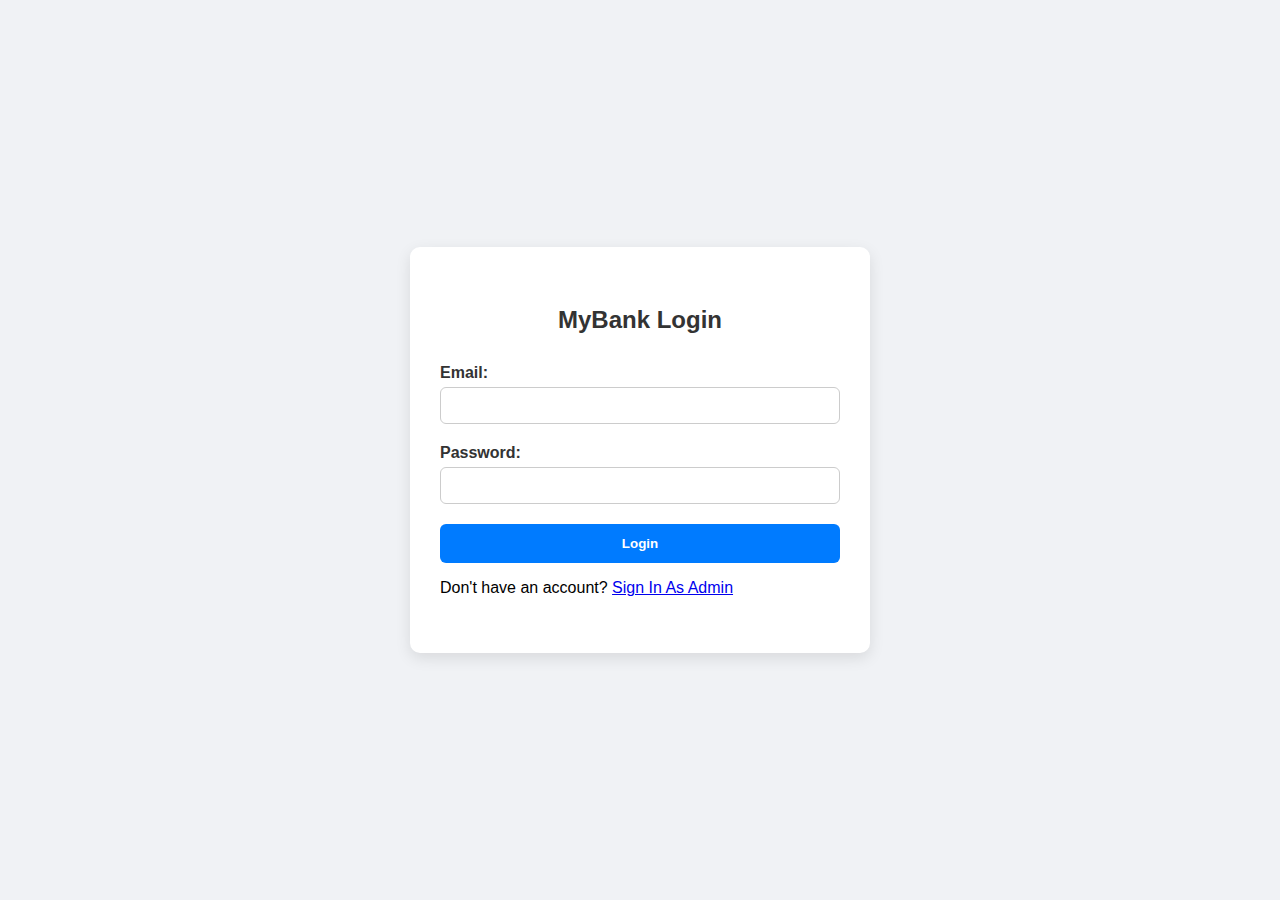
<file: index.html>
<!DOCTYPE html>
<html lang="en">
<head>
    <meta charset="UTF-8">
    <title>Bank Login</title>
    <link rel="stylesheet" href="css/customer-login.css"> <!-- Link your CSS file -->
</head>
<body>
    <div class="login-container">
        <h2>MyBank Login</h2>
        <form id="loginForm">
            <label for="email">Email:</label>
            <input type="email" id="email" required><br>

            <label for="password">Password:</label>
            <input type="password" id="password" required><br>

            <button type="submit">Login</button>
        </form>

        <p id="message"></p>

        <p>Don't have an account? <a href="Admin/AdminLogin.html">Sign In As Admin</a></p>
    </div>

    <script src="script/customer-login.js"></script>
</body>
</html>
</file>
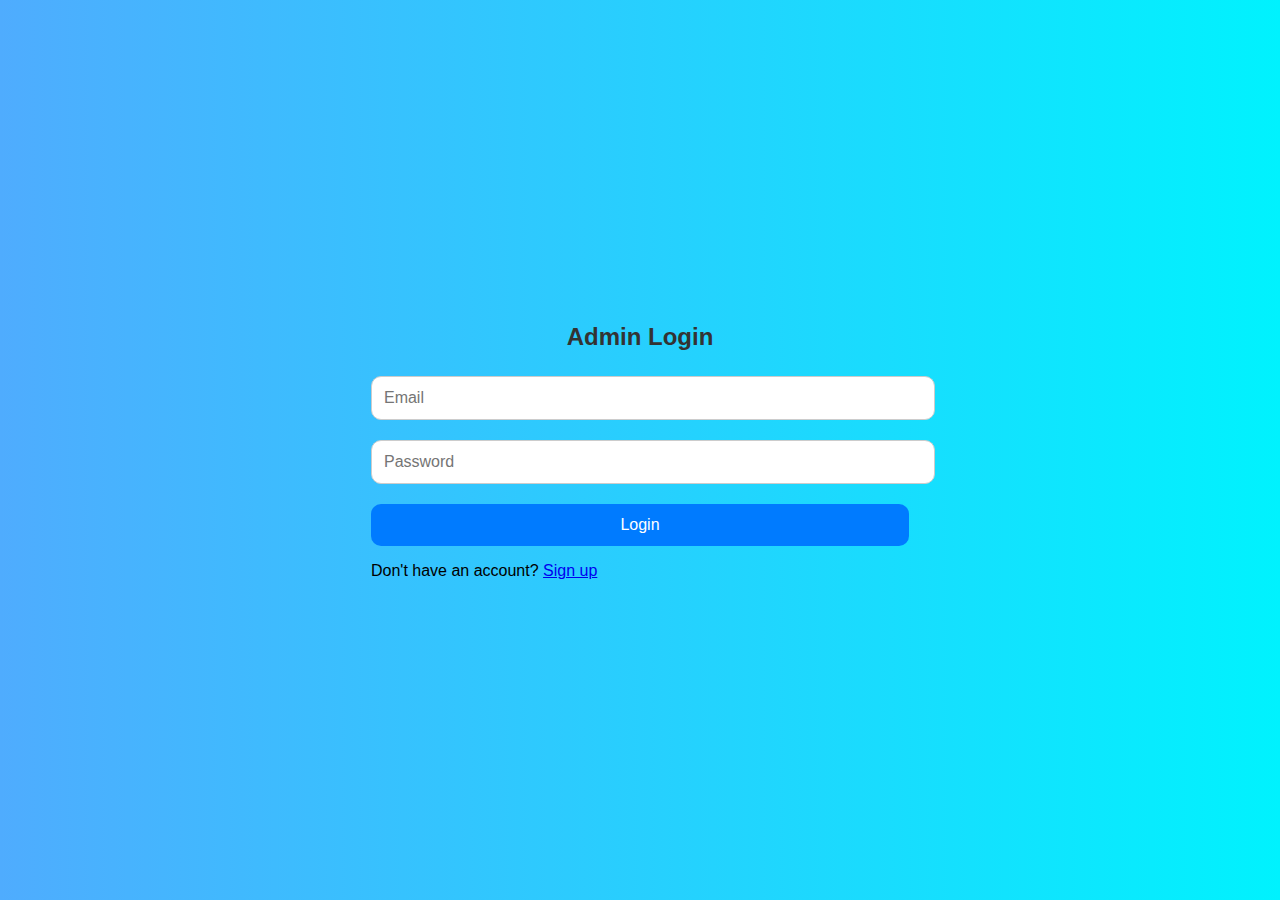
<file: AdminLogin.html>
<!DOCTYPE html>
<html lang="en">
<head>
  <meta charset="UTF-8"/>
  <meta name="viewport" content="width=device-width, initial-scale=1.0"/>
  <title>Admin Login</title>
  <link rel="stylesheet" href="css/admin-signin.css"/>
</head>
<body>
  <div class="form-container">
    <h2>Admin Login</h2>
    <form id="adminLoginForm">
      <input type="email" id="loginEmail" placeholder="Email" required />
      <input type="password" id="loginPassword" placeholder="Password" required />
      <button type="submit">Login</button>
    </form>
    <p id="successMessage" class="success-message" style="display: none;"></p>
    <p>Don't have an account? <a href="./AdminSignup.html">Sign up</a></p>
  </div>

  <script src="script/admin-login.js"></script>
</body>
</html>
</file>
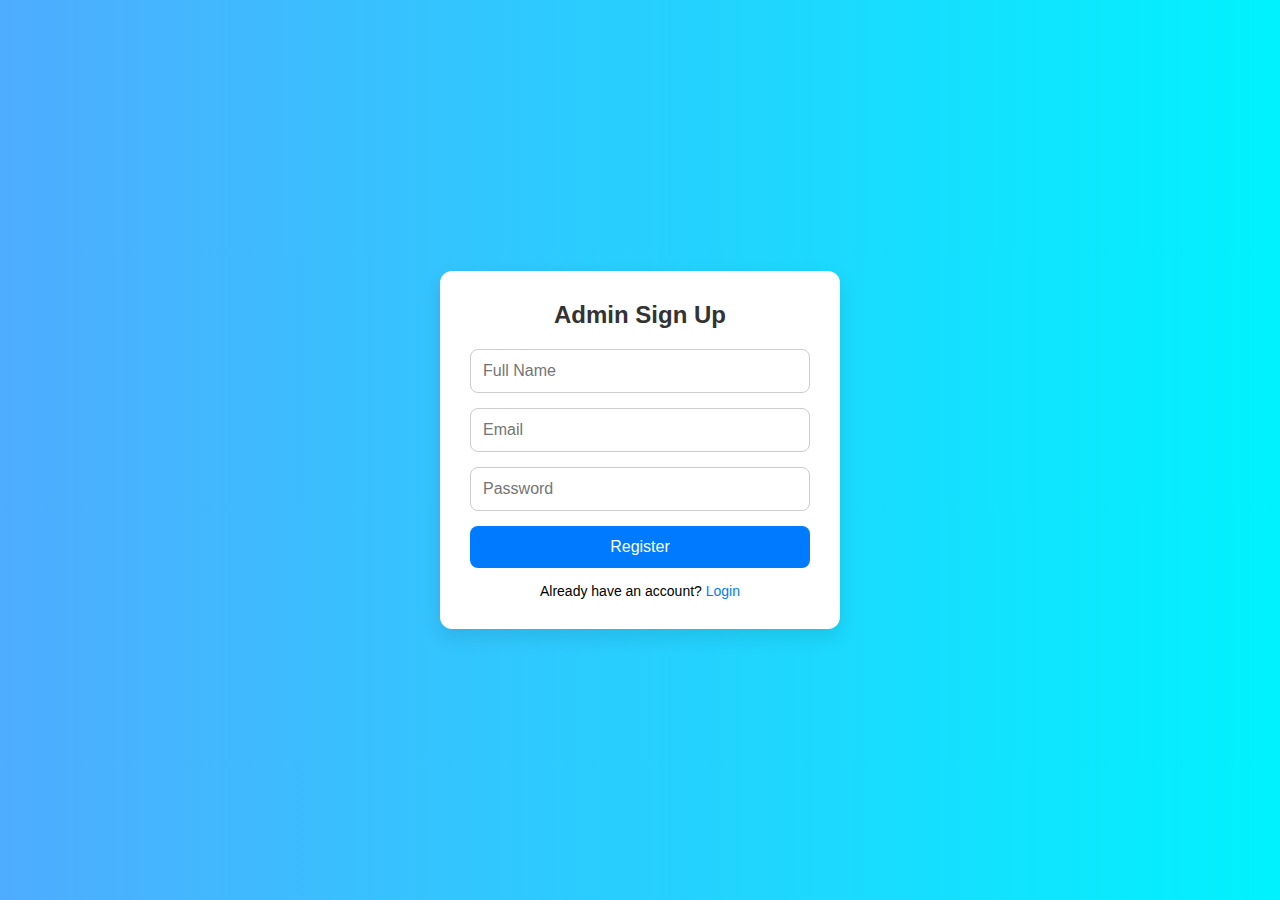
<file: AdminSignup.html>
<!DOCTYPE html>
<html lang="en">
<head>
  <meta charset="UTF-8">
  <title>Admin Sign Up</title>
  <link rel="stylesheet" href="css/admin-signup.css">
</head>
<body>
  <div class="form-container">
    <h2>Admin Sign Up</h2>
    <form id="adminSignupForm">
      <input type="text" id="fullName" placeholder="Full Name" required />
      <input type="email" id="email" placeholder="Email" required />
      <input type="password" id="password" placeholder="Password" required />
      <button type="submit">Register</button>
    </form>

    <p id="successMessage" class="success-message" style="display: none;">
      ✅ Admin registered successfully!
    </p>
    <p>Already have an account? <a href="./AdminLogin.html">Login</a></p>
  </div>
  
  <script src="script/admin-signup.js"></script>
</body>
</html>
</file>
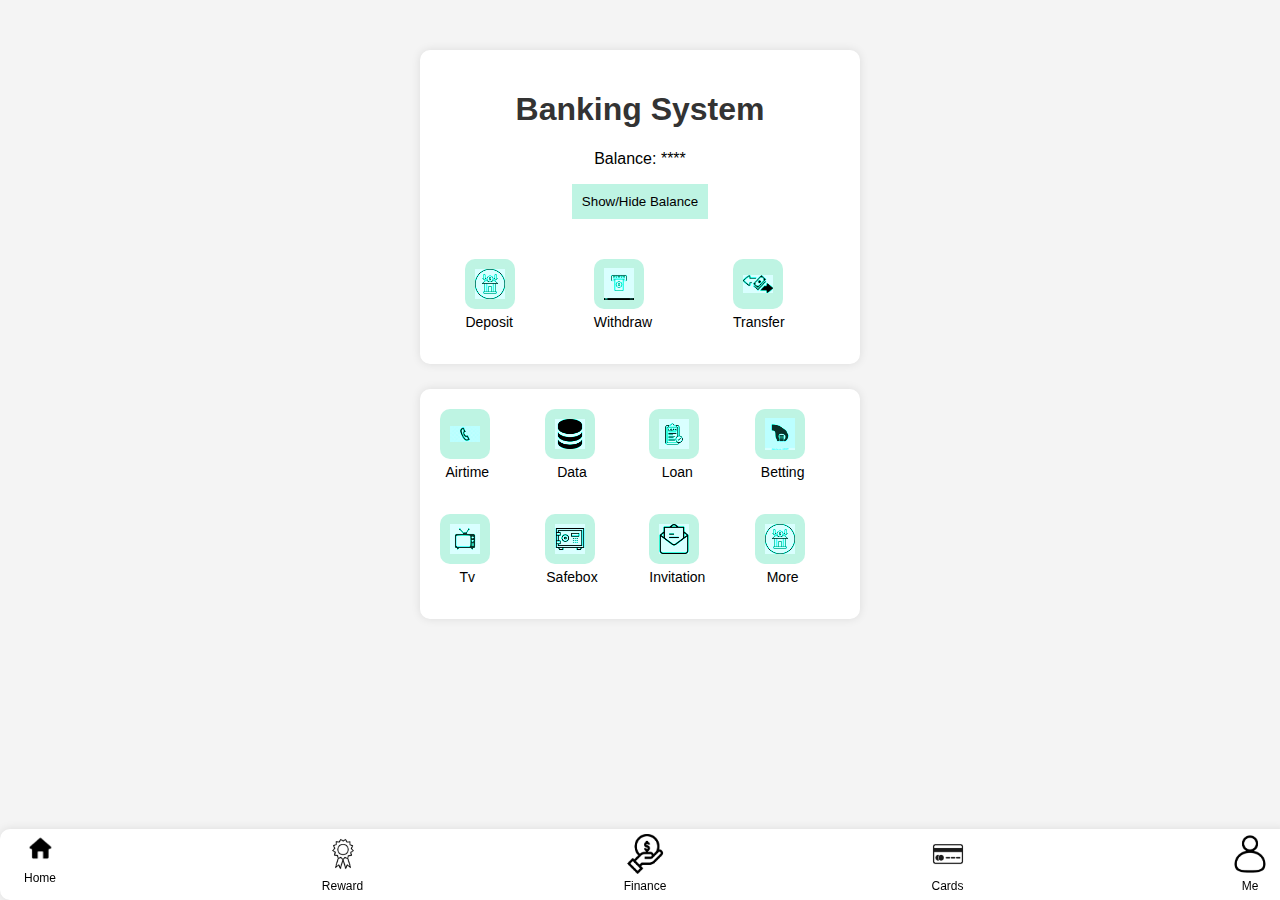
<file: BankApplication.html>
<!DOCTYPE html>
<html lang="en">
<head>
    <meta charset="UTF-8">
    <meta name="viewport" content="width=device-width, initial-scale=1.0">
    <title>Banking App</title>
    <link rel="stylesheet" href="css/BankApplication.css">
</head>
<body>

    <div class="container">
        <h1>Banking System</h1>
        <div class="balance-section">
            <p>Balance: <span id="balance">****</span></p>
            <button class="toggle-button" onclick="toggleBalance()">Show/Hide Balance</button>
        </div>
    
        <div class="actions">
            <div class="action-item" onclick="deposit()">
                <div class="icon-container">
                    <img src="imges/deposit.png" alt="Deposit" class="action-icon">
                </div>
                <p>Deposit</p>
            </div>
            <div class="action-item" onclick="withdraw()">
                <div class="icon-container">
                    <img src="imges/witdraw.png" alt="Withdraw" class="action-icon">
                </div>
                <p>Withdraw</p>
            </div>
            <div class="action-item" onclick="transfer()">
                <div class="icon-container">
                    <img src="imges/transfer.png" alt="Transfer" class="action-icon">
                </div>
                <p>Transfer</p>
            </div>
        </div>
    </div>
    
    <!-- image for the next div  -->
    <div class="other-actions">
        <div class="action-item">
            <div class="icon-container">
                <img src="imges/airtime.png" alt="Deposit" class="action-icon">
            </div>
            <p>Airtime</p>
        </div>
        <div class="action-item">
            <div class="icon-container">
                <img src="imges/Data.png" alt="Withdraw" class="action-icon">
            </div>
            <p>Data</p>
        </div>
        <div class="action-item">
            <div class="icon-container">
                <img src="imges/loan.png" alt="Transfer" class="action-icon">
            </div>
            <p>Loan</p>
        </div>
        <div class="action-item">
            <div class="icon-container">
                <img src="imges/betting.jpg" alt="Deposit" class="action-icon">
            </div>
            <p>Betting</p>
        </div>
        <div class="action-item">
            <div class="icon-container">
                <img src="imges/tv.png" alt="Withdraw" class="action-icon">
            </div>
            <p>Tv</p>
        </div>
        <div class="action-item">
            <div class="icon-container">
                <img src="imges/safebox.png" alt="Transfer" class="action-icon">
            </div>
            <p>Safebox</p>
        </div>
        <div class="action-item">
            <div class="icon-container">
                <img src="imges/invitation.png" alt="Deposit" class="action-icon">
            </div>
            <p>Invitation</p>
        </div>
        <div class="action-item">
            <div class="icon-container">
                <img src="imges/deposit.png" alt="Withdraw" class="action-icon">
            </div>
            <p>More</p>
        </div>
    </div>
    
    

    <!-- Image Section in the bottom-->
    <div class="image-container">
        <div class="icon">
            <img src="imges/download.png" alt="Cards" class="icon-image">
            <p>Home</p>
        </div>
        <div class="icon">
            <img src="imges/reward.png" alt="Cards" class="icon-image">
            <p>Reward</p>
        </div>
        <div class="icon">
             <img src="imges/finance.png" alt="Cards" class="icon-image">
            <p>Finance</p>
        </div>
        <div class="icon">
            <img src="imges/card.png" alt="Cards" class="icon-image">
            <p>Cards</p>
        </div>
        <div class="icon">
           <a href="TransactionandMore.html"> <img src="imges/me.png" alt="Cards" class="icon-image"></a>
            <p>Me</p>
        </div>
    </div>

    <script src="script/BankApplication.js"></script>
</body>
</html>
</file>
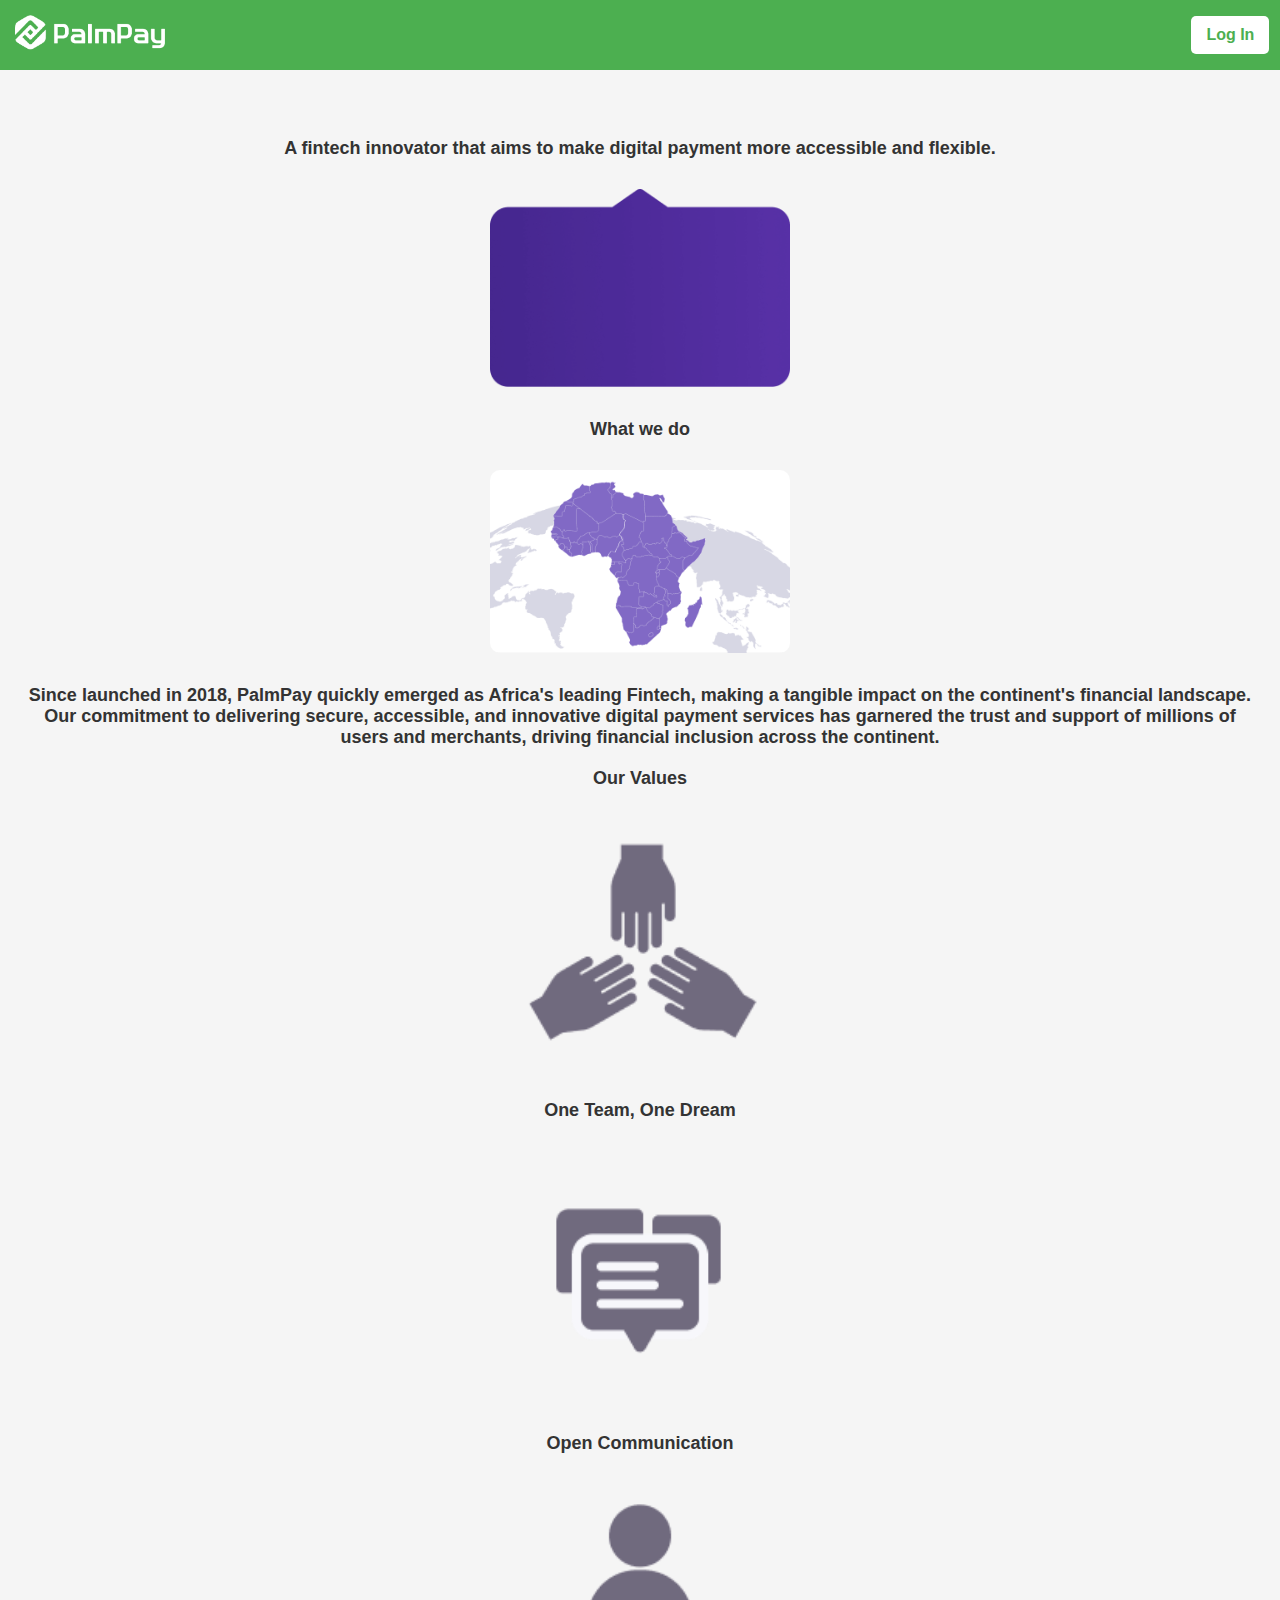
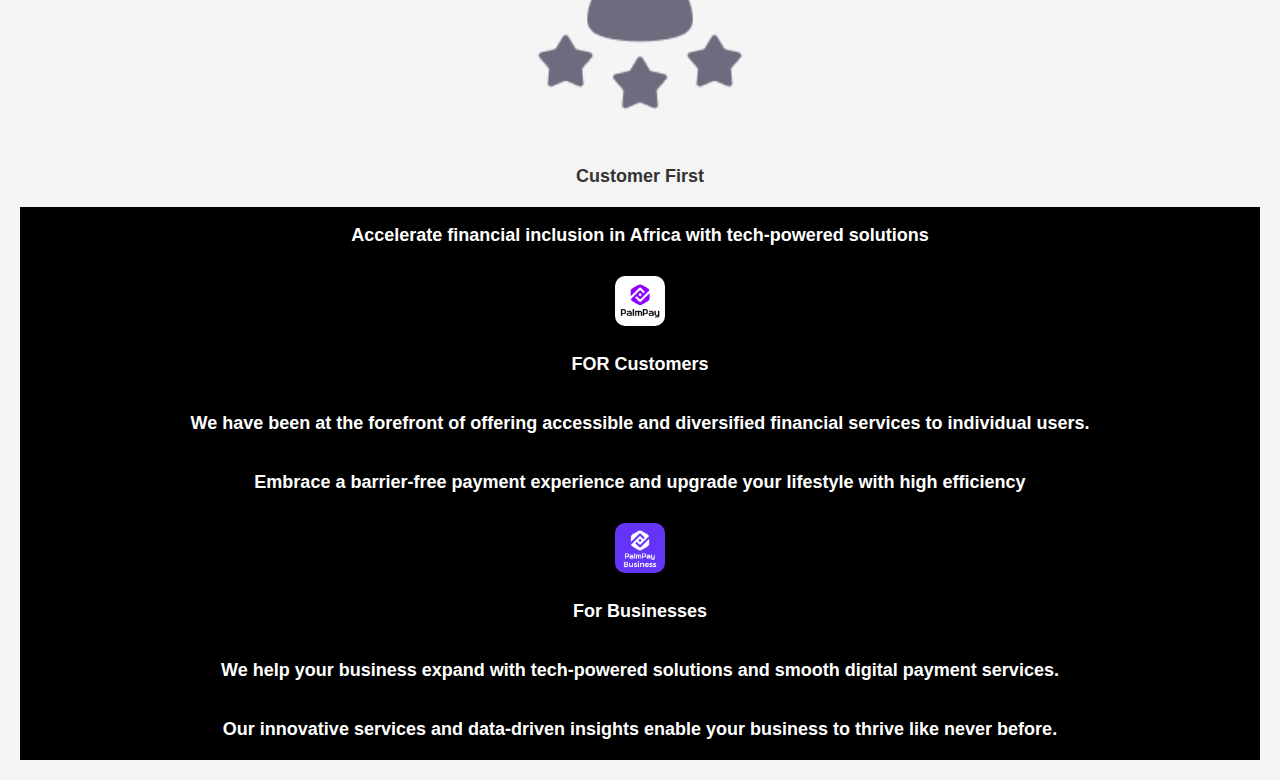
<file: BankDetails.html>
<!DOCTYPE html>
<HTMl>

<head>
    <link rel="stylesheet" href="css/BankDetails.css">
    <title>
       MY Bank
    </title>
    <link rel="icon" type="image/palmpay" href="imges/images.jpg">
</head>

<body>
    <header>
        <img class="palmpay" src="imges/logoLight.c6470eab.png">
        <a href="Signup.html"><button>
            Log In
        </button></a>
    </header>

    <nav>
        <p>
            A fintech innovator that aims to make digital payment more accessible and flexible.
        </p>

        <img class="ReportBgPhone" src="imges/ReportBgPhone.ac2ded70.png" alt="">
        <p>
            What we do
        </p>

        <img class="MapPhone" src="imges/MapPhone.4f18e044.png" alt="">

        <p>
            Since launched in 2018, PalmPay quickly emerged as Africa's leading Fintech, making a tangible impact on the
            continent's financial landscape.
            Our commitment to delivering secure, accessible, and innovative digital payment services has garnered the
            trust and support of millions of users and merchants, driving financial inclusion across the continent.
        </p>
        <p>
            Our Values
        </p>
        <img src="imges/Team.4a583049.png" alt="">
        <p>One Team, One Dream</p>
        <img src="imges/OpenCommunication.e2e02207.png" alt="">
        <p>
            Open Communication
        </p>
        <img src="imges/CustomerFirst.9ab73d65.png" alt="">
        <p>Customer First</p>

        <div>
            <p>
                Accelerate financial inclusion in Africa with tech-powered solutions
            </p>

            <div>
                <img src="imges/PalmPay.66f1d486.png" alt="">

                <p>
                    FOR Customers
                </p>

                <p>
                    We have been at the forefront of offering accessible and diversified financial services to
                    individual users.
                </p>
                <p>
                    Embrace a barrier-free payment experience and upgrade your lifestyle with high efficiency
                </p>
            </div>

            <div>
                <img src="imges/Business.8b3d8bc7.png" alt="">

                <p>
                    For Businesses
                </p>
                <p>
                    We help your business expand with tech-powered solutions and smooth digital payment services.
                </p>
                <p>
                    Our innovative services and data-driven insights enable your business to thrive like never before.
                </p>
            </div>
        </div>
    </nav>



</body>

</HTMl>
</file>
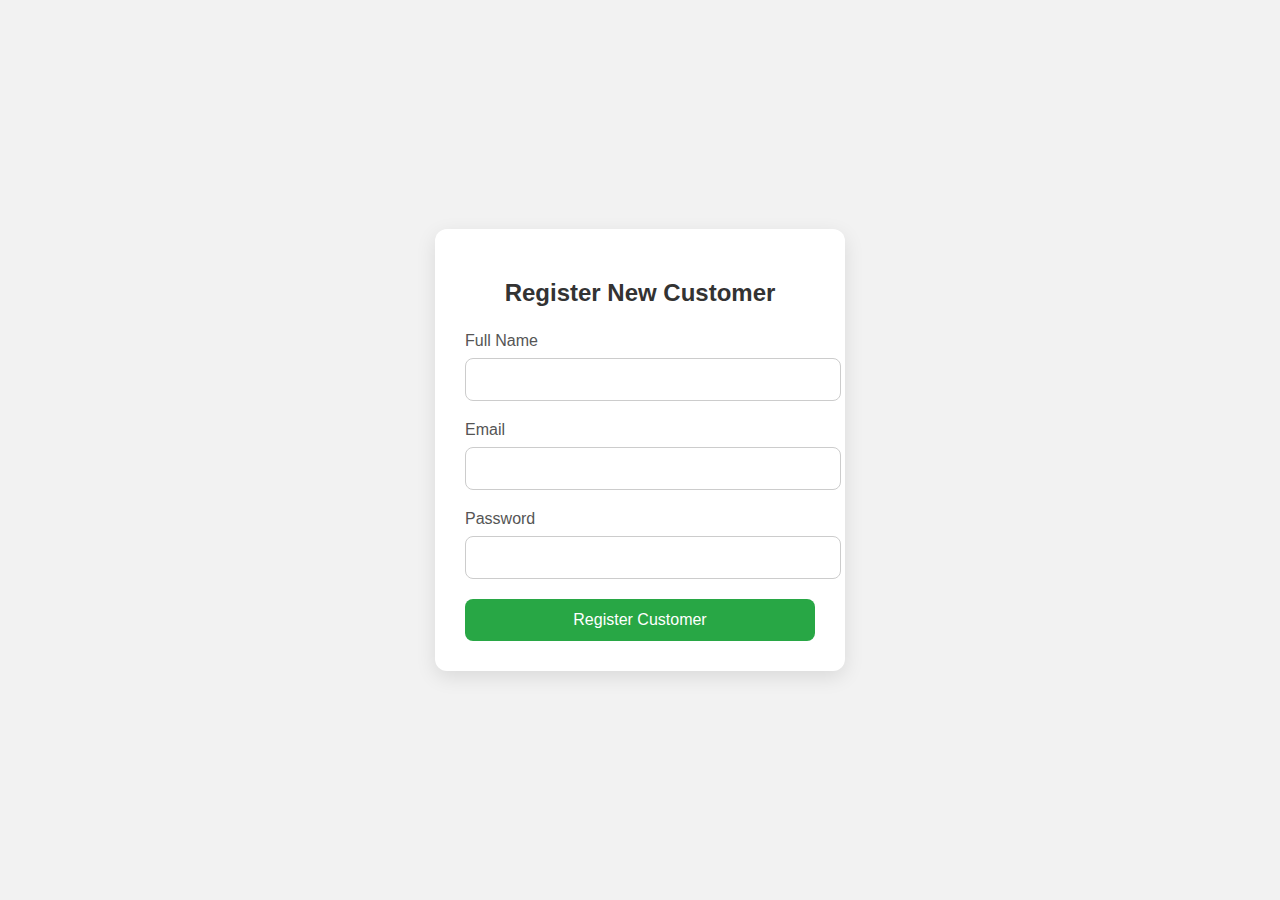
<file: RegisterCustomer.html>
<!DOCTYPE html>
<html lang="en">
<head>
  <meta charset="UTF-8" />
  <meta name="viewport" content="width=device-width, initial-scale=1.0"/>
  <title>Register Customer</title>
  <link rel="stylesheet" href="css/register-customer.css" />
</head>
<body>
  <div class="container">
    <h2>Register New Customer</h2>
    <form id="registerForm">
      <label for="fullName">Full Name</label>
      <input type="text" id="fullName" required />

      <label for="email">Email</label>
      <input type="email" id="email" required />

      <label for="password">Password</label>
      <input type="password" id="password" required />

      <button type="submit">Register Customer</button>
    </form>
  </div>

  <script src="script/register-customer.js"></script>
</body>
</html>
</file>
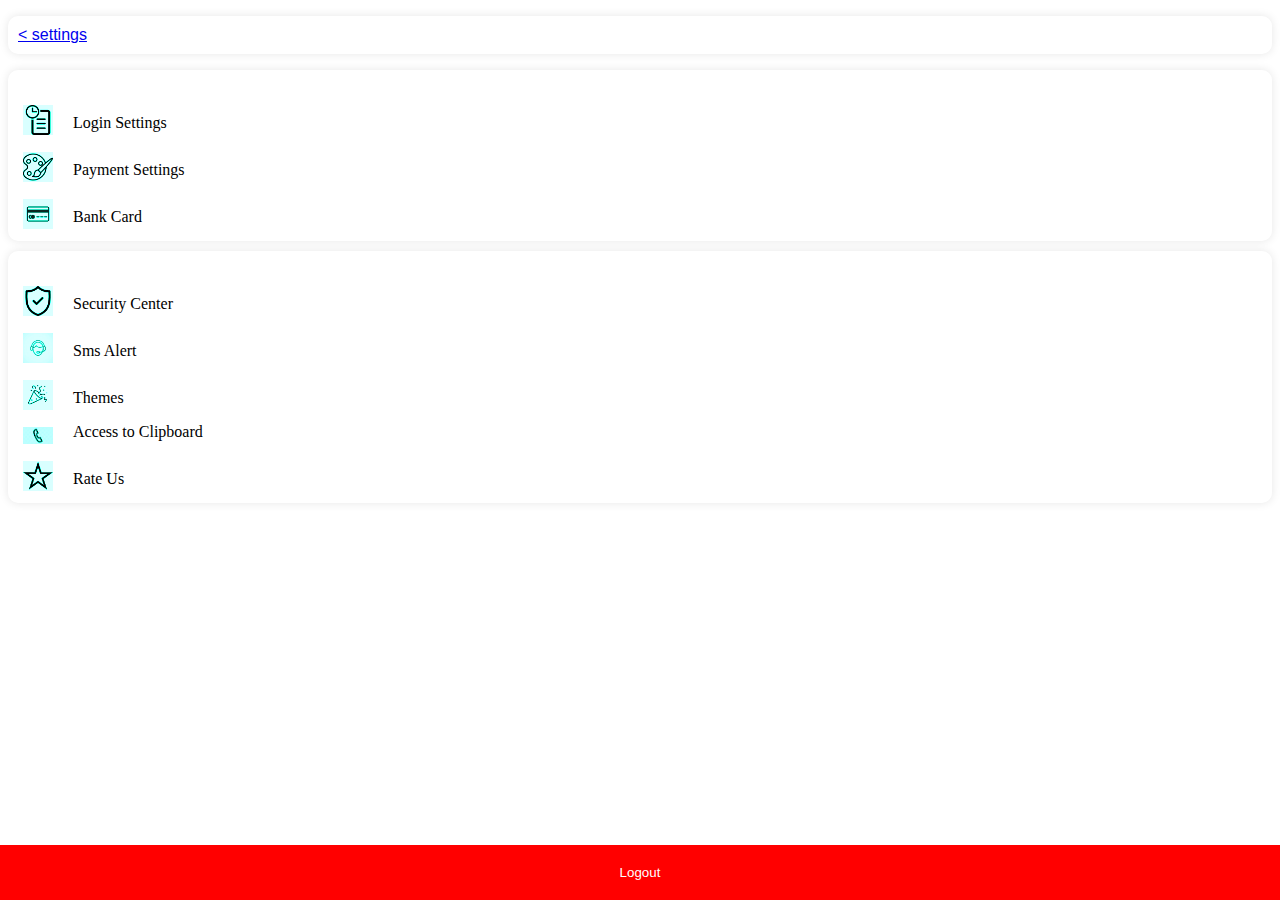
<file: Settings.html>
<!DOCTYPE html>
<html>

<head>
    <link rel="stylesheet" href="css/Settings.css">
</head>

<body>
    <a href="TransactionandMore.html">
        <p class="settings-p">
            < settings 
        </p>
    </a>

    <div class="containers">
        <img class="img" src="imges/history.png" alt="Sample Image">
        <div class="text">
            Login Settings
        </div>

        <img class="img" src="imges/account.png" alt="Sample Image">
        <div class="text">
            Payment Settings
        </div>

        <img class="img" src="imges/card.png" alt="Sample Image">
        <div class="text">
            Bank Card
        </div>
    </div>


    <!-- Next line -->
    <div class="containers">
        <img class="img" src="imges/security.png" alt="Sample Image">
        <div class="text">
            Security Center
        </div>

        <img class="img" src="imges/custumerservice.jpg" alt="Sample Image">
        <div class="text">
            Sms Alert
        </div>

        <img class="img" src="imges/invite.png" alt="Sample Image">
        <div class="text">
            Themes
        </div>

        <img class="img" src="imges/airtime.png" alt="Sample Image">
        <div class="text">
            Access to Clipboard
        </div>

        <img class="img" src="imges/rate.png" alt="Sample Image">
        <div class="text">
            Rate Us
        </div>

        <div>
            <button class="log" id="logoutButton">Logout</button>

            <!-- Confirmation Modal -->
            <div id="logoutModal" class="modal">
                <div class="modal-content">
                    <p>Are you sure you want to log out?</p>
                    <button id="confirmLogout">Yes</button>
                    <button id="cancelLogout">No</button>
                </div>
            </div>

        </div>

        <script src="script/Settings.js"></script>
</body>

</html>
</file>
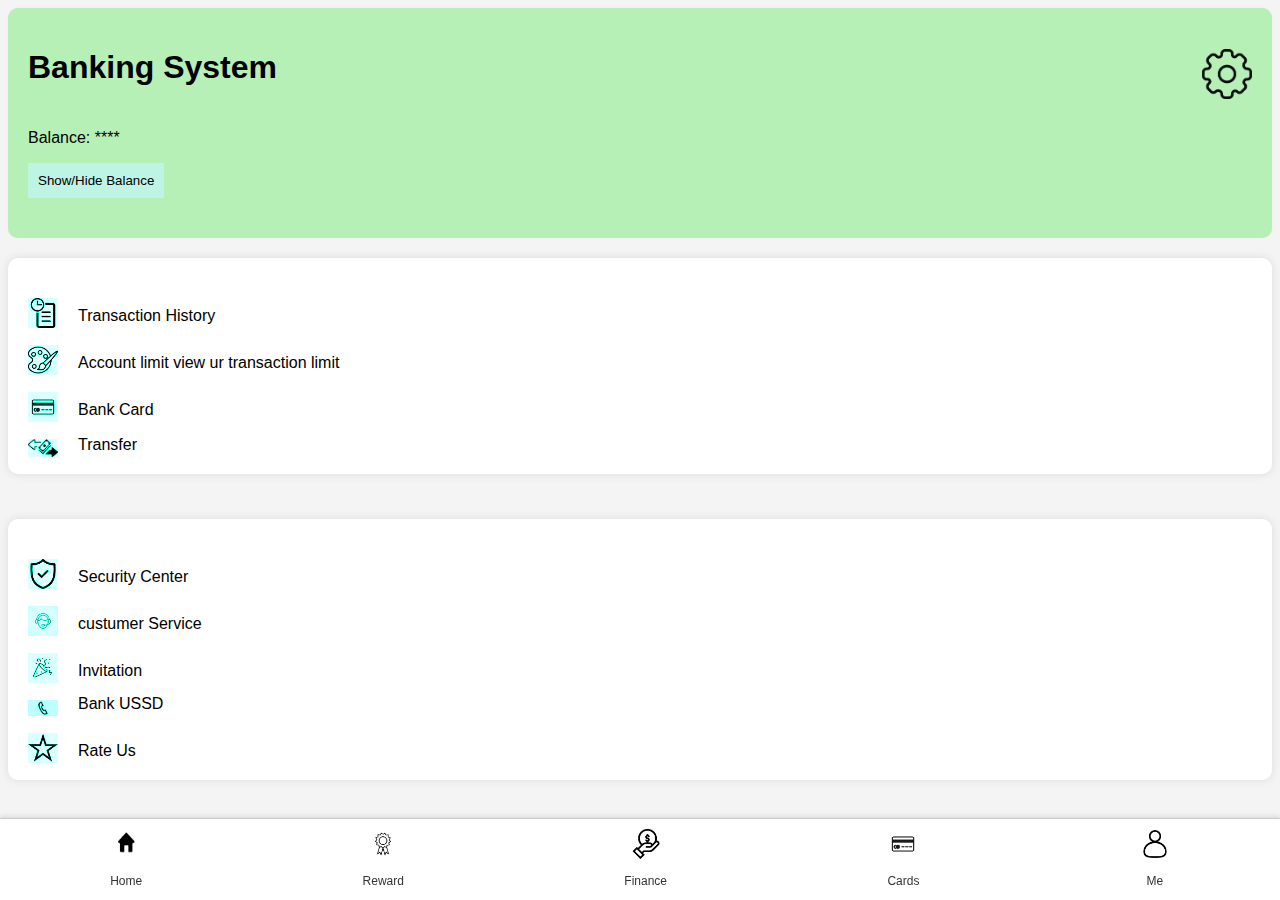
<file: TransactionandMore.html>
<!DOCTYPE html>
<html>

<head>
    <meta charset="UTF-8">
    <meta name="viewport" content="width=device-width, initial-scale=1.0">
    <title>Image and Text Side by Side</title>
    <link rel="stylesheet" href="css/TransactionandMore.css">
</head>

<body>

    <header>
        <div class="container">
            <h1>Banking System <a href="Settings.html"><img class="settings" src="imges/settings-removebg-preview.png" alt=""></a>
            </h1>
            <div class="balance-section">
                <p>Balance: <span id="balance">****</span></p>
                <button class="toggle-button" onclick="toggleBalance()">Show/Hide Balance</button>
            </div>
    </header>

    <div class="containers">
        <img class="img" src="imges/history.png" alt="Sample Image">
        <div class="text">
            Transaction History
        </div>

        <img class="img" src="imges/account.png" alt="Sample Image">
        <div class="text">
            Account limit
            view ur transaction limit
        </div>

        <img class="img" src="imges/card.png" alt="Sample Image">
        <div class="text">
            Bank Card
        </div>

        <img class="img" src="imges/transfer.png" alt="Sample Image">

        <div class="text">
            Transfer
        </div>
    </div>


    <!-- Next line -->
    <div class="containers">
        <img class="img" src="imges/security.png" alt="Sample Image">
        <div class="text">
            Security Center
        </div>

        <img class="img" src="imges/custumerservice.jpg" alt="Sample Image">
        <div class="text">
            custumer Service
        </div>

        <img class="img" src="imges/invite.png" alt="Sample Image">
        <div class="text">
            Invitation
        </div>

        <img class="img" src="imges/airtime.png" alt="Sample Image">
        <div class="text">
            Bank USSD
        </div>

        <img class="img" src="imges/rate.png" alt="Sample Image">
        <div class="text">
            Rate Us
        </div>
    </div>

    <!-- Image Section in the bottom-->
    <div class="bottom-nav">
        <div class="icon">
            <a href="BankApplication.html"><img src="imges/download.png" alt="Home" class="icon-image"></a>
            <p>Home</p>
        </div>
        <div class="icon">
            <a href="reward.html"><img src="imges/reward.png" alt="Reward" class="icon-image"></a>
            <p>Reward</p>
        </div>
        <div class="icon">
            <a href="finance.html"><img src="imges/finance.png" alt="Finance" class="icon-image"></a>
            <p>Finance</p>
        </div>
        <div class="icon">
            <a href="cards.html"><img src="imges/card.png" alt="Cards" class="icon-image"></a>
            <p>Cards</p>
        </div>
        <div class="icon">
            <a href="TransactionandMore.html"><img src="imges/me.png" alt="Me" class="icon-image"></a>
            <p>Me</p>
        </div>
    </div>

    <script src="script/BankApplication.js"></script>
</body>

</html>
</file>
<file: css/customer-login.css>
body {
    margin: 0;
    padding: 0;
    font-family: Arial, sans-serif;
    background: #f0f2f5;
    display: flex;
    justify-content: center;
    align-items: center;
    height: 100vh;
}

.login-container {
    background-color: #fff;
    padding: 40px 30px;
    border-radius: 10px;
    box-shadow: 0 5px 15px rgba(0,0,0,0.1);
    width: 100%;
    max-width: 400px;
}

h2 {
    text-align: center;
    margin-bottom: 30px;
    color: #333;
}

form label {
    display: block;
    margin-bottom: 5px;
    color: #333;
    font-weight: bold;
}

form input {
    width: 100%;
    padding: 10px;
    margin-bottom: 20px;
    border: 1px solid #ccc;
    border-radius: 6px;
    box-sizing: border-box;
    transition: border-color 0.3s ease;
}

form input:focus {
    border-color: #007bff;
    outline: none;
}

button {
    width: 100%;
    padding: 12px;
    background-color: #007bff;
    color: white;
    font-weight: bold;
    border: none;
    border-radius: 6px;
    cursor: pointer;
    transition: background-color 0.3s ease;
}

button:hover {
    background-color: #0056b3;
}

#message {
    margin-top: 15px;
    text-align: center;
    color: red;
}
</file>
<file: css/admin-signin.css>
/* signin.css */

body {
    font-family: 'Segoe UI', Tahoma, Geneva, Verdana, sans-serif;
    background: linear-gradient(to right, #4facfe, #00f2fe);
    display: flex;
    justify-content: center;
    align-items: center;
    height: 100vh;
    margin: 0;
}

.container {
    background-color: white;
    padding: 40px 30px;
    border-radius: 15px;
    box-shadow: 0 8px 25px rgba(0, 0, 0, 0.2);
    width: 350px;
}

h2 {
    text-align: center;
    margin-bottom: 25px;
    color: #333;
}

label {
    display: block;
    margin-bottom: 8px;
    color: #555;
    font-weight: 500;
}

input[type="email"],
input[type="password"] {
    width: 100%;
    padding: 12px;
    margin-bottom: 20px;
    border: 1px solid #ccc;
    border-radius: 10px;
    font-size: 16px;
}

button {
    width: 100%;
    padding: 12px;
    background-color: #007bff;
    color: white;
    border: none;
    font-size: 16px;
    border-radius: 10px;
    cursor: pointer;
    transition: background-color 0.3s ease;
}

button:hover {
    background-color: #0056b3;
}

.footer {
    margin-top: 20px;
    text-align: center;
    font-size: 14px;
    color: #666;
}

.success-message {
    color: green;
    font-weight: bold;
    margin-top: 10px;
    text-align: center;
    font-size: 18px;
  }
</file>
<file: css/BankApplication.css>
body {
    font-family: Arial, sans-serif;
    text-align: center;
    background-color: #f4f4f4;
    margin: 0;
    padding: 0;
}

.container {
    max-width: 400px;
    margin: 50px auto;
    margin-bottom: -25px;
    padding: 20px;
    background: white;
    border-radius: 10px;
    box-shadow: 0px 0px 10px rgba(0, 0, 0, 0.1);
}

.toggle-button{
    background-color: rgb(190, 244, 227);
    border: none;
    padding: 10px;
}

h1 {
    color: #333;
}

.balance-section {
    margin-bottom: 20px;
}

/* Add these styles to your BankApplication.css file */

/* Container for other-actions */
.other-actions{
    max-width: 400px;
    margin: 50px auto;
    margin-bottom: 80px;
    padding: 20px;
    background: white;
    border-radius: 10px;
    box-shadow: 0px 0px 10px rgba(0, 0, 0, 0.1);
}
.actions, .other-actions {
    display: flex;
    justify-content: space-around;
    padding-top: 20px;
}

/* Individual action item (image + text) */
.action-item {
    text-align: center;
    cursor: pointer;
}

/* css for other optionns */
/* Style for the overall container */
.other-actions {
    display: grid;
    grid-template-columns: repeat(4, 1fr);  /* Create 4 equal columns */
    gap: 20px;  /* Space between items */
    padding: 20px;
}

/* Container for each image in the next div */
.icon-container {
    background-color: rgb(190, 244, 227); /* Background color for the container */
    border-radius: 10px;
    padding: 10px;
    width: 30px;  /* Fixed size for the container */
    height: 30px; /* Fixed size for the container */
    display: flex;
    justify-content: center;
    align-items: center;
}

/* Style for the icons (make them small) */
.action-icon {
    width: 30px; /* Small size for icons */
    height: auto; /* Maintain aspect ratio */
    filter: sepia(100%) hue-rotate(120deg) saturate(300%); /* Example of changing color */
}

/* Style for text under each icon */
.action-item p {
    font-size: 14px;
    margin-top: 5px;
    margin-right:30px ;
}


/* Individual action item (image + text) */
.action-item {
    text-align: center;
    cursor: pointer;
}




/* Add these styles to your BankApplication.css for the image in the buttom */

/* Container for images */

.image-container {
    display: flex;
    justify-content: space-between;
    position: fixed;
    bottom: 0px;
    width: 100%;
    padding: 0 10px;
    margin: 0px auto;
    padding: 5px;
    background: white;
    border-radius: 10px;
    box-shadow: 0px 0px 10px rgba(0, 0, 0, 0.1);
    border: none;
}

/* Style for each icon container */
.icon {
    text-align: center;
    width: 50px;  /* Adjust width for each icon */
}

/* Style for the icon images */
.icon-image {
    width: 40px;  /* Makes the images small */
    height: 10;  /* Maintain aspect ratio */
    display: block;
    margin: 0 auto;
}

/* Add space between images */
.icon {
    margin: 0 10px;
    margin-bottom: -10px;
}

/* Style for the text under each icon */
.icon p {
    font-size: 12px;
    margin-top: 5px;
    color: #000;  /* Adjust text color if needed */
}
</file>
<file: css/BankDetails.css>
/* General Styles */
body {
    font-family: Arial, sans-serif;
    margin: 0;
    padding: 0;
    background-color: #f5f5f5;
    color: #333;
    margin-top: 20px;
}

/* Header */
header {
    position: fixed;
    top: 0;
    left: 0;
    width: 98%;
    background-color: #4CAF50; /* Keep your original background */
    padding: 15px;
    color: white;
    display: flex;
    justify-content: space-between;
    align-items: center;
    z-index: 1000; /* Ensures it stays above other content */
}


.palmpay {
    height: 40px;
}

button {
    background-color: white;
    color: #4CAF50;
    border: none;
    padding: 10px 15px;
    border-radius: 5px;
    cursor: pointer;
    font-size: 16px;
    font-weight: bold;
}

button:hover {
    background-color: #45a049;
    color: white;
}

.MapPhone, .ReportBgPhone{
  width: 300px;
}


/* Navigation Section */
nav {
    text-align: center;
    padding: 20px;
    margin-top: 100px;
}

nav p {
    font-size: 18px;
    margin-bottom: 20px;
    font-weight: bold;
}

nav img {
    width: 20%;
    max-width: 500px;
    border-radius: 10px;
    margin: 10px 0;
}

/* Content Sections */
section {
    background: white;
    margin: 20px auto;
    padding: 20px;
    border-radius: 10px;
    box-shadow: 0px 4px 8px rgba(0, 0, 0, 0.1);
    max-width: 900px;
    text-align: center;
}

/* Value Sections */
div {
    display: flex;
    flex-direction: column;
    align-items: center;
    justify-content: center;
    background-color: black;
    color: white;
}

div img {
    width: 50px;
    margin: 10px 0;
}

/* Small images for specific sections */
.value-section img {
    width: 30px;
    height: auto;
}

/* Responsive Design */
@media (max-width: 768px) {
    header {
        flex-direction: column;
        text-align: center;
    }
    button {
        margin-top: 10px;
    }
}
</file>
<file: css/register-customer.css>
body {
    font-family: Arial, sans-serif;
    background: #f2f2f2;
    display: flex;
    justify-content: center;
    align-items: center;
    height: 100vh;
    margin: 0;
  }
  
  .container {
    background-color: white;
    padding: 30px;
    border-radius: 12px;
    box-shadow: 0 6px 20px rgba(0, 0, 0, 0.1);
    width: 350px;
  }
  
  h2 {
    text-align: center;
    margin-bottom: 25px;
    color: #333;
  }
  
  label {
    display: block;
    margin-bottom: 8px;
    color: #555;
  }
  
  input {
    width: 100%;
    padding: 12px;
    margin-bottom: 20px;
    border: 1px solid #ccc;
    border-radius: 8px;
    font-size: 15px;
  }
  
  button {
    width: 100%;
    padding: 12px;
    background-color: #28a745;
    color: white;
    border: none;
    font-size: 16px;
    border-radius: 8px;
    cursor: pointer;
    transition: background-color 0.3s;
  }
  
  button:hover {
    background-color: #218838;
  }
</file>
<file: css/Settings.css>
.settings-p{
    padding: 10px;
    background: white;
    border-radius: 10px;
    box-shadow: 0px 0px 10px rgba(0, 0, 0, 0.1);
    font-family: arial;
}

.container {
    margin-bottom: -25px;
    padding: 15px;
    background: white;
    border-radius: 10px;
    box-shadow: 0px 0px 1px rgba(0, 0, 0, 0.1);
    background-color: rgb(183, 240, 183);
}

h1 {
    display: flex;
    flex-direction: row;
    justify-content: space-between;
}

.settings {
    height: 50px;
    filter: sepia(100%) hue-rotate(120deg) saturate(300%);
    /* Example of changing color */
}

.toggle-button {
    background-color: rgb(190, 244, 227);
    border: none;
    padding: 10px;
}

.containers {
    margin-bottom: 10px;
    padding: 15px;
    background: white;
    border-radius: 10px;
    box-shadow: 0px 0px 10px rgba(0, 0, 0, 0.1);
}

.img {
    margin-top: 20px;
    width: 30px;
    /* Small size for icons */
    height: auto;
    /* Maintain aspect ratio */
    filter: sepia(100%) hue-rotate(120deg) saturate(300%);
    /* Example of changing color */
}

.text {
    flex: 1;
    margin-left: 50px;
    flex-direction: row;
    margin-top: -25px;
}

.log{
    position: fixed;
    bottom: 0;
    left: 0;
    right: 0;
    padding: 20px;
    background-color: red;
    border: none;
    color: white;
    cursor: pointer;
}

.modal {
    display: none;
    position: fixed;
    top: 50%;
    left: 50%;
    transform: translate(-50%, -50%);
    background: white;
    padding: 20px;
    box-shadow: 0px 0px 10px rgba(0, 0, 0, 0.3);
    border-radius: 10px;
    text-align: center;
}

.modal-content button {
    margin: 10px;
    padding: 10px;
    border: none;
    cursor: pointer;
}

#confirmLogout {
    background-color: red;
    color: white;
}

#cancelLogout {
    background-color: gray;
    color: white;
}
</file>
<file: css/TransactionandMore.css>
body {
    font-family: Arial, sans-serif;
    background-color: #f4f4f4;
    margin-bottom: 100px;
    padding: 0;
}

.container {
    margin-bottom: -25px;
    padding: 20px;
    background: white;
    border-radius: 10px;
    box-shadow: 0px 0px 1px rgba(0, 0, 0, 0.1);
    background-color: rgb(183, 240, 183);
}

h1 {
    display: flex;
    flex-direction: row;
    justify-content: space-between;
}

.settings {
    height: 50px;
    filter: sepia(100%) hue-rotate(120deg) saturate(300%);
    /* Example of changing color */
}

.toggle-button {
    background-color: rgb(190, 244, 227);
    border: none;
    padding: 10px;
}

.balance-section {
    margin-bottom: 20px;
}

.containers {
    margin-top: 45px;
    margin-bottom: 10px;
    padding: 20px;
    background: white;
    border-radius: 10px;
    box-shadow: 0px 0px 10px rgba(0, 0, 0, 0.1);
}

.img {
    margin-top: 20px;
    width: 30px;
    /* Small size for icons */
    height: auto;
    /* Maintain aspect ratio */
    filter: sepia(100%) hue-rotate(120deg) saturate(300%);
    /* Example of changing color */
}

.text {
    flex: 1;
    margin-left: 50px;
    flex-direction: row;
    margin-top: -25px;
}

/* Add these styles to your BankApplication.css for the image in the buttom */

/* Container for images */
.bottom-nav {
    position: fixed;
    bottom: 0;
    left: 0;
    width: 100%;
    background-color: #fff;
    /* Change as needed */
    display: flex;
    justify-content: space-around;
    align-items: center;
    padding: 0px 0px;
    border-top: 1px solid #ccc;
    box-shadow: 0 -2px 5px rgba(0, 0, 0, 0.1);
}

.icon {
    display: flex;
    flex-direction: column;
    align-items: center;
    font-size: 12px;
    color: #333;
    margin-top: 10px;
}


.icon img {
    width: 30px;
    /* Adjust size */
    height: 30px;
}
</file>
<file: css/admin-signup.css>
/* Reset default margins and set font */
* {
  margin: 0;
  padding: 0;
  box-sizing: border-box;
}

body {
  font-family: 'Segoe UI', Tahoma, Geneva, Verdana, sans-serif;
  background: linear-gradient(to right, #4facfe, #00f2fe);
  display: flex;
  justify-content: center;
  align-items: center;
  height: 100vh;
}

/* Form container */
.form-container {
  background-color: #ffffff;
  padding: 30px;
  border-radius: 12px;
  box-shadow: 0 8px 20px rgba(0, 0, 0, 0.1);
  width: 90%;
  max-width: 400px;
  text-align: center;
}

h2 {
  margin-bottom: 20px;
  color: #333;
}

/* Input fields */
input[type="text"],
input[type="email"],
input[type="password"] {
  width: 100%;
  padding: 12px;
  margin-bottom: 15px;
  border: 1px solid #ccc;
  border-radius: 8px;
  font-size: 16px;
  transition: border-color 0.3s;
}

input:focus {
  border-color: #007BFF;
  outline: none;
}

/* Button */
button {
  width: 100%;
  padding: 12px;
  background-color: #007BFF;
  border: none;
  border-radius: 8px;
  color: white;
  font-size: 16px;
  cursor: pointer;
  transition: background-color 0.3s;
}

button:hover {
  background-color: #0056b3;
}

/* Link to login */
p {
  margin-top: 15px;
  font-size: 14px;
}

a {
  color: #007BFF;
  text-decoration: none;
}

a:hover {
  text-decoration: underline;
}

.success-message {
  color: green;
  font-weight: bold;
  margin-top: 10px;
  text-align: center;
}
</file>
